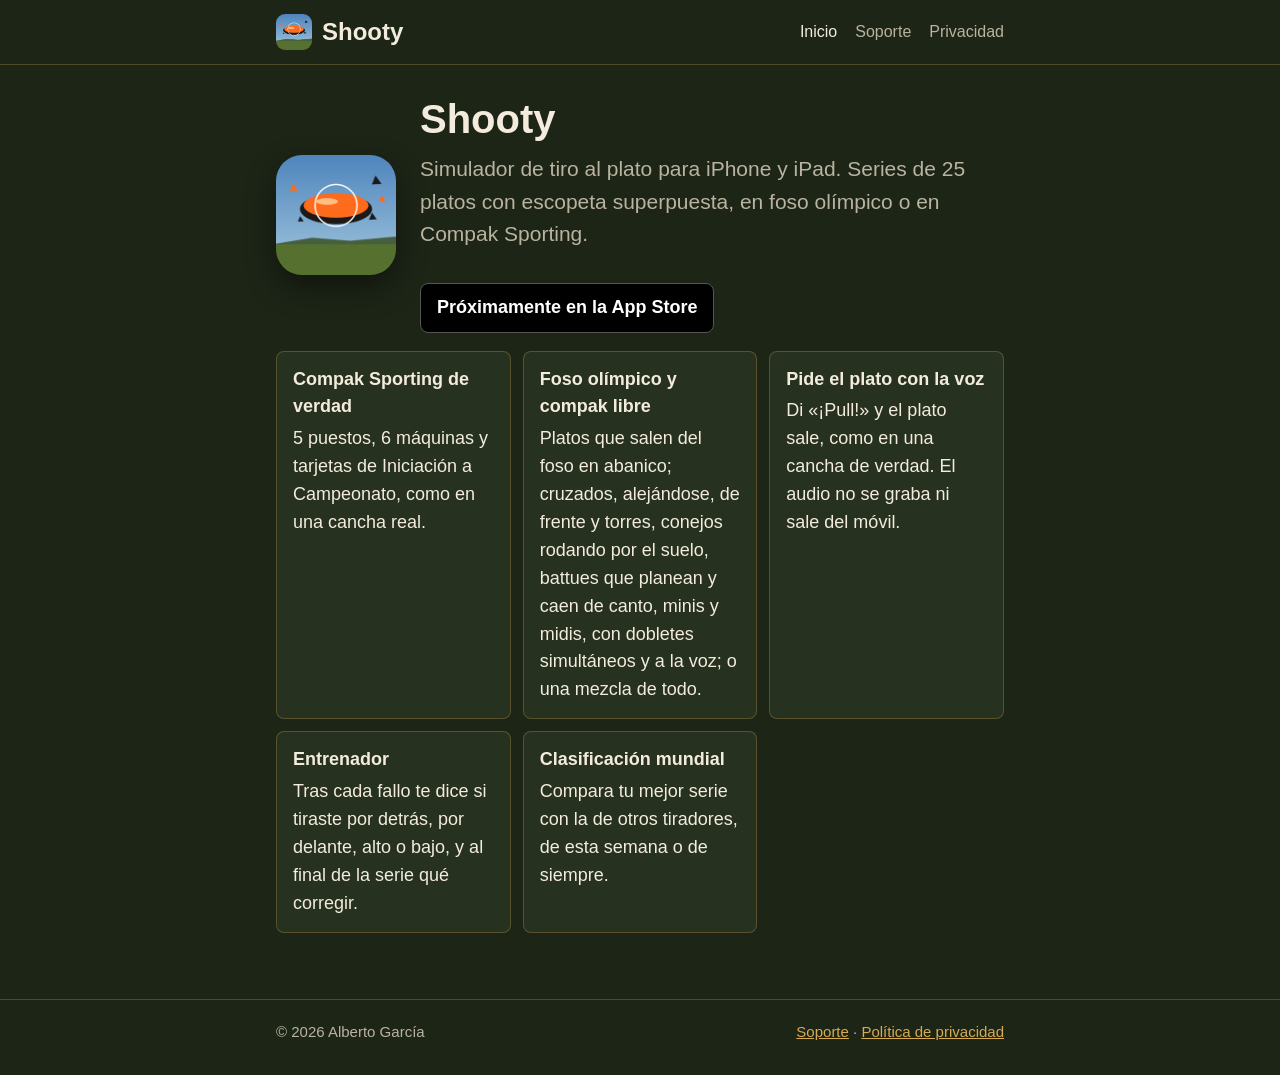
<file: index.html>
<!DOCTYPE html>
<html lang="es">
<head>
<meta charset="utf-8">
<meta name="viewport" content="width=device-width, initial-scale=1">
<title>Shooty · Simulador de tiro al plato</title>
<meta name="description" content="Shooty es un simulador de tiro al plato para iPhone y iPad: foso olímpico y caza, salida del plato con la voz, entrenador que corrige tus fallos y clasificación mundial.">
<link rel="icon" href="favicon.png">
<link rel="apple-touch-icon" href="icono.png">
<link rel="stylesheet" href="estilo.css">
</head>
<body>
<header><div class="wrap">
  <a class="brand" href="./"><img src="icono.png" alt="">Shooty</a>
  <nav><a href="./" aria-current="page">Inicio</a><a href="soporte.html">Soporte</a><a href="privacidad.html">Privacidad</a></nav>
</div></header>
<main><div class="wrap">
  <div class="hero">
    <img src="icono.png" alt="Icono de Shooty">
    <div>
      <h1>Shooty</h1>
      <p class="lead">Simulador de tiro al plato para iPhone y iPad. Series de 25 platos con escopeta superpuesta, en foso olímpico o en Compak Sporting.</p>
      <span class="badge">Próximamente en la App Store</span>
    </div>
  </div>
  <ul class="features">
    <li><b>Compak Sporting de verdad</b>5 puestos, 6 máquinas y tarjetas de Iniciación a Campeonato, como en una cancha real.</li>
    <li><b>Foso olímpico y compak libre</b>Platos que salen del foso en abanico; cruzados, alejándose, de frente y torres, conejos rodando por el suelo, battues que planean y caen de canto, minis y midis, con dobletes simultáneos y a la voz; o una mezcla de todo.</li>
    <li><b>Pide el plato con la voz</b>Di «¡Pull!» y el plato sale, como en una cancha de verdad. El audio no se graba ni sale del móvil.</li>
    <li><b>Entrenador</b>Tras cada fallo te dice si tiraste por detrás, por delante, alto o bajo, y al final de la serie qué corregir.</li>
    <li><b>Clasificación mundial</b>Compara tu mejor serie con la de otros tiradores, de esta semana o de siempre.</li>
  </ul>
</div></main>
<footer><div class="wrap"><span>© 2026 Alberto García</span><span><a href="soporte.html">Soporte</a> · <a href="privacidad.html">Política de privacidad</a></span></div></footer>
</body>
</html>
</file>
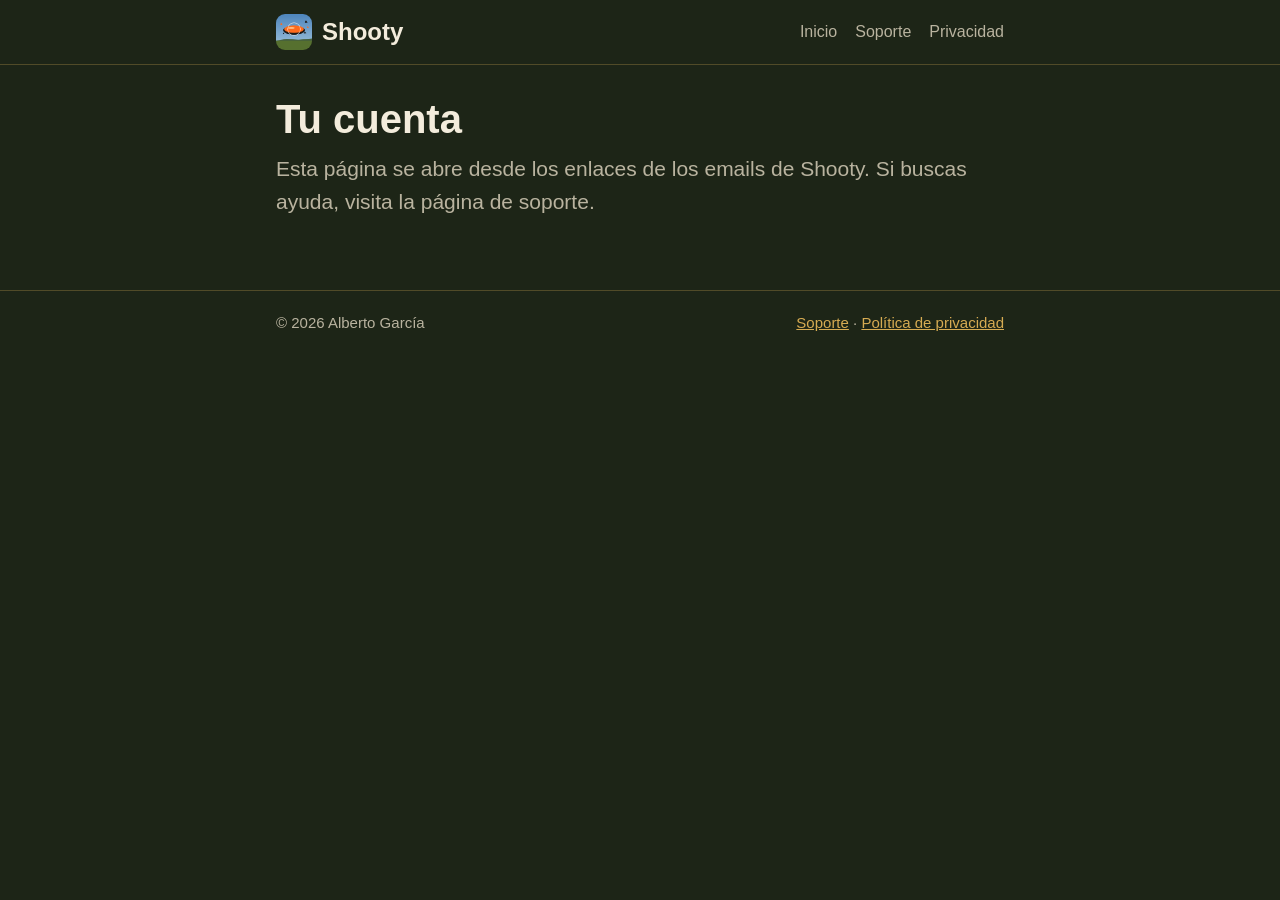
<file: cuenta.html>
<!DOCTYPE html>
<html lang="es">
<head>
<meta charset="utf-8">
<meta name="viewport" content="width=device-width, initial-scale=1">
<title>Tu cuenta · Shooty</title>
<meta name="robots" content="noindex">
<link rel="icon" href="favicon.png">
<link rel="stylesheet" href="estilo.css">
</head>
<body>
<header><div class="wrap">
  <a class="brand" href="./"><img src="icono.png" alt="">Shooty</a>
  <nav><a href="./">Inicio</a><a href="soporte.html">Soporte</a><a href="privacidad.html">Privacidad</a></nav>
</div></header>
<main><div class="wrap">
  <h1 id="titulo">Tu cuenta</h1>
  <p class="lead" id="texto">Comprobando el enlace…</p>
  <form id="form" class="hidden" novalidate>
    <input id="pass" type="password" autocomplete="new-password" placeholder="Nueva contraseña (mínimo 8 caracteres)" aria-label="Nueva contraseña">
    <input id="pass2" type="password" autocomplete="new-password" placeholder="Repite la contraseña" aria-label="Repite la contraseña">
    <button id="guardar" type="submit">Guardar contraseña</button>
    <p class="msg" id="msg" role="status" aria-live="polite"></p>
  </form>
</div></main>
<footer><div class="wrap"><span>© 2026 Alberto García</span><span><a href="soporte.html">Soporte</a> · <a href="privacidad.html">Política de privacidad</a></span></div></footer>
<script src="supabase.js"></script>
<script>
// Destino de los enlaces de los emails de Shooty (confirmar la cuenta y cambiar la contraseña).
// La URL y la clave publicable son las mismas que lleva la app; no son secretas.
(async () => {
  const SUPABASE_URL = 'https://deybfgxpwqcbkyriousm.supabase.co';
  const SUPABASE_KEY = 'sb_publishable_oNNtuzoFetgdW9SlKN7EQQ_1CXku5ee';
  const $ = id => document.getElementById(id);
  const show = (titulo, texto) => { $('titulo').textContent = titulo; $('texto').textContent = texto; };

  // Errores que Supabase devuelve en la URL (enlace caducado, ya usado…)
  const params = new URLSearchParams(location.hash.slice(1) + '&' + location.search.slice(1));
  if (params.get('error') || params.get('error_code')) {
    const caducado = /expired|invalid/i.test(params.get('error_code') + ' ' + params.get('error_description'));
    show('Enlace no válido', caducado
      ? 'Este enlace ha caducado o ya se usó. Pide uno nuevo desde la app.'
      : 'No se pudo completar: ' + (params.get('error_description') || params.get('error')) + '. Pide un enlace nuevo desde la app.');
    history.replaceState(null, '', location.pathname);
    return;
  }

  const sb = supabase.createClient(SUPABASE_URL, SUPABASE_KEY, {
    auth: { flowType: 'implicit', detectSessionInUrl: true, persistSession: false, autoRefreshToken: false }
  });
  let recovery = params.get('type') === 'recovery';
  sb.auth.onAuthStateChange(ev => { if (ev === 'PASSWORD_RECOVERY') recovery = true; });
  const { data } = await sb.auth.getSession();
  history.replaceState(null, '', location.pathname); // quita los datos del enlace de la barra de direcciones

  if (!data.session) {
    show('Tu cuenta', 'Esta página se abre desde los enlaces de los emails de Shooty. Si buscas ayuda, visita la página de soporte.');
    return;
  }
  if (!recovery) {
    show('¡Email confirmado!', 'Tu cuenta de Shooty ya está activa. Vuelve a la app e inicia sesión con tu email y tu contraseña.');
    await sb.auth.signOut({ scope: 'local' });
    return;
  }

  show('Nueva contraseña', 'Elige la contraseña nueva para tu cuenta de Shooty.');
  $('form').classList.remove('hidden');
  $('pass').focus();
  $('form').addEventListener('submit', async e => {
    e.preventDefault();
    const p = $('pass').value, msg = $('msg');
    msg.classList.add('err');
    if (p.length < 8) { msg.textContent = 'La contraseña debe tener al menos 8 caracteres.'; return; }
    if (p !== $('pass2').value) { msg.textContent = 'Las dos contraseñas no coinciden.'; return; }
    $('guardar').disabled = true; msg.textContent = '';
    const { error } = await sb.auth.updateUser({ password: p });
    $('guardar').disabled = false;
    if (error) {
      msg.textContent = /weak|pwned|compromised/i.test(error.message)
        ? 'Esa contraseña es demasiado fácil o ha aparecido en filtraciones. Elige otra.'
        : /same|different/i.test(error.message) ? 'La contraseña nueva tiene que ser distinta de la anterior.'
        : 'No se pudo guardar: ' + error.message;
      return;
    }
    $('form').classList.add('hidden');
    show('Contraseña cambiada', 'Listo. Vuelve a Shooty e inicia sesión con tu contraseña nueva.');
    await sb.auth.signOut({ scope: 'local' });
  });
})();
</script>
</body>
</html>
</file>
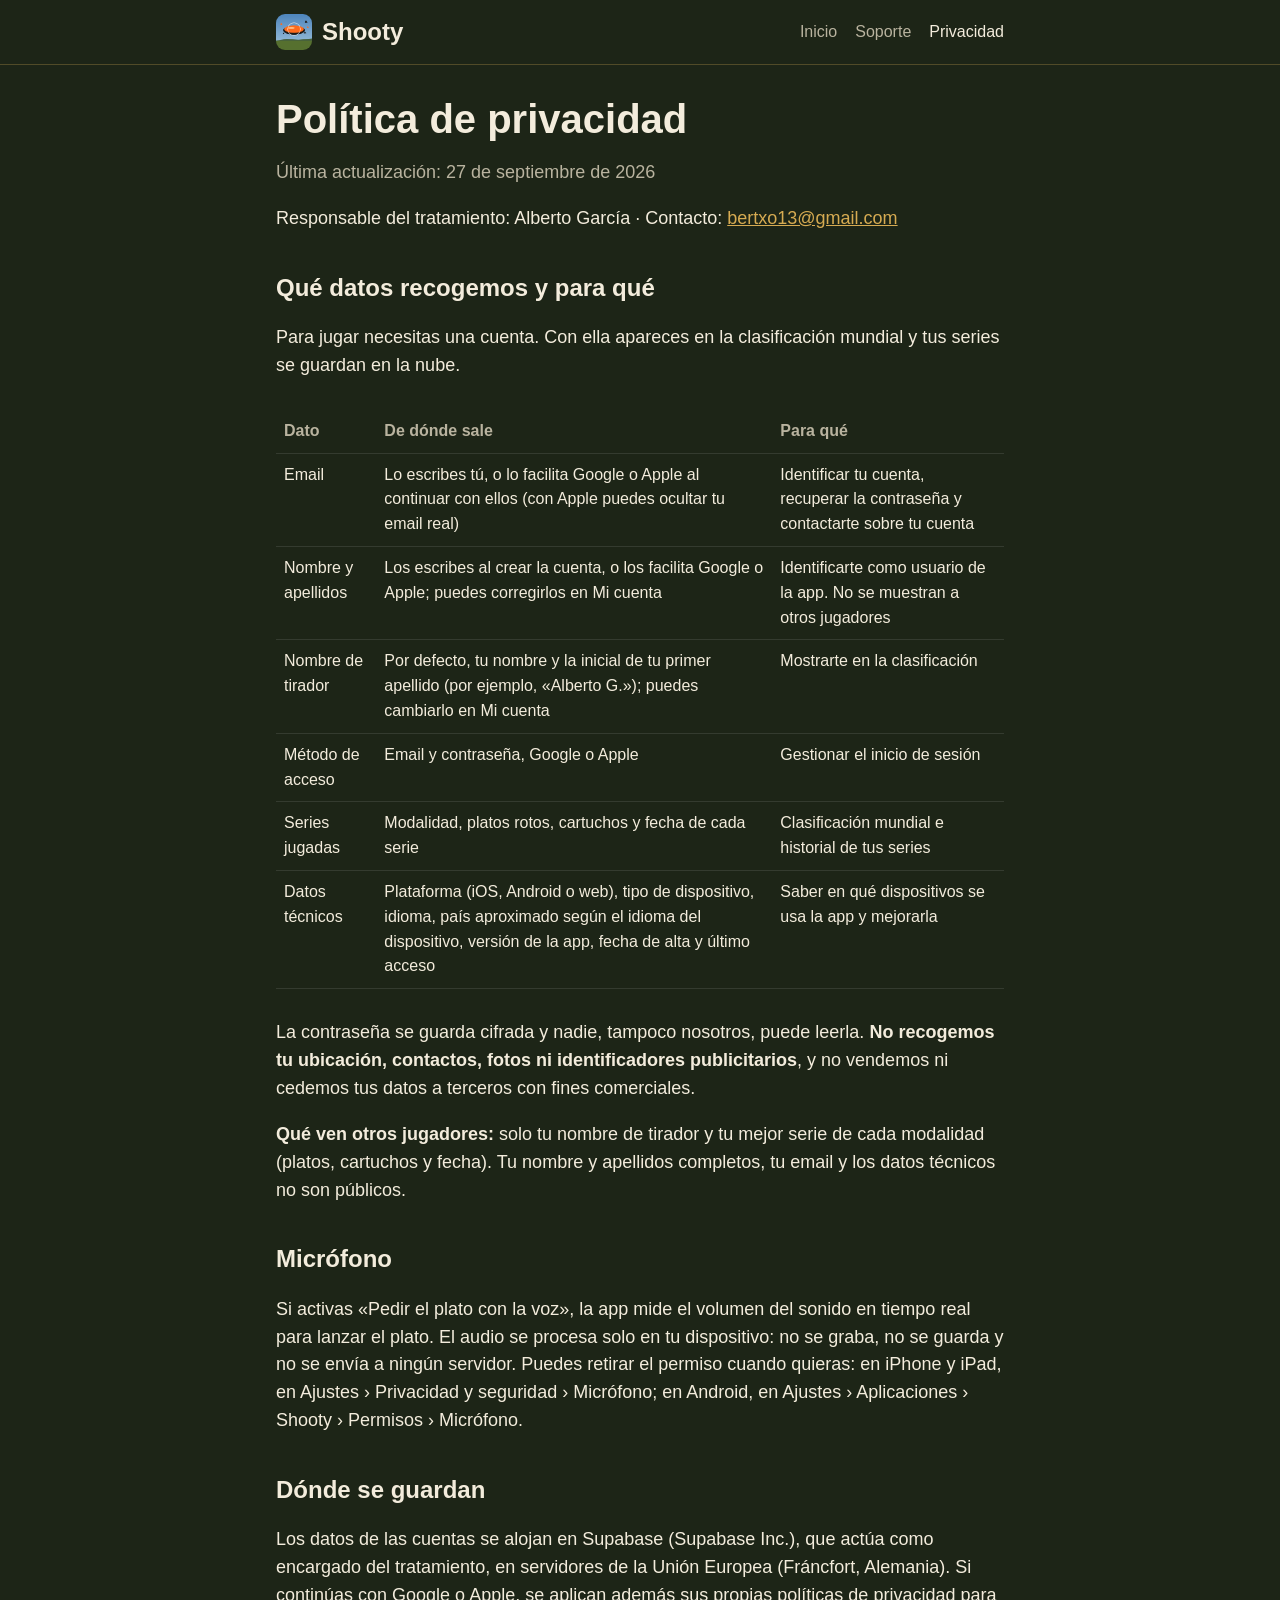
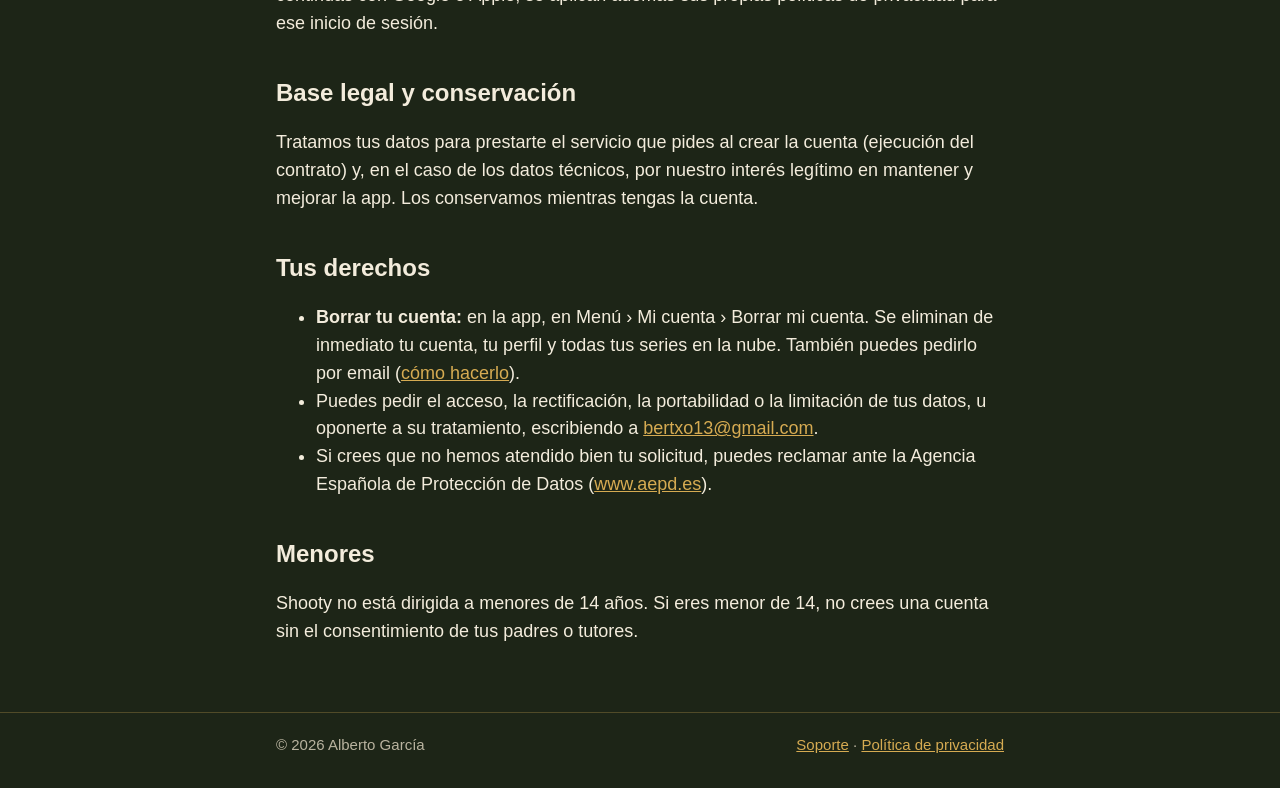
<file: privacidad.html>
<!DOCTYPE html>
<html lang="es">
<head>
<meta charset="utf-8">
<meta name="viewport" content="width=device-width, initial-scale=1">
<title>Política de privacidad · Shooty</title>
<meta name="description" content="Qué datos recoge Shooty, para qué los usa y cómo puedes borrarlos.">
<link rel="icon" href="favicon.png">
<link rel="stylesheet" href="estilo.css">
</head>
<body>
<header><div class="wrap">
  <a class="brand" href="./"><img src="icono.png" alt="">Shooty</a>
  <nav><a href="./">Inicio</a><a href="soporte.html">Soporte</a><a href="privacidad.html" aria-current="page">Privacidad</a></nav>
</div></header>
<main><div class="wrap">
  <h1>Política de privacidad</h1>
  <p class="muted">Última actualización: 27 de septiembre de 2026</p>
  <p>Responsable del tratamiento: Alberto García · Contacto: <a href="mailto:bertxo13@gmail.com">bertxo13@gmail.com</a></p>

  <h2>Qué datos recogemos y para qué</h2>
  <p>Para jugar necesitas una cuenta. Con ella apareces en la clasificación mundial y tus series se guardan en la nube.</p>
  <div class="table-scroll"><table>
    <thead><tr><th>Dato</th><th>De dónde sale</th><th>Para qué</th></tr></thead>
    <tbody>
      <tr><td>Email</td><td>Lo escribes tú, o lo facilita Google o Apple al continuar con ellos (con Apple puedes ocultar tu email real)</td><td>Identificar tu cuenta, recuperar la contraseña y contactarte sobre tu cuenta</td></tr>
      <tr><td>Nombre y apellidos</td><td>Los escribes al crear la cuenta, o los facilita Google o Apple; puedes corregirlos en Mi cuenta</td><td>Identificarte como usuario de la app. No se muestran a otros jugadores</td></tr>
      <tr><td>Nombre de tirador</td><td>Por defecto, tu nombre y la inicial de tu primer apellido (por ejemplo, «Alberto G.»); puedes cambiarlo en Mi cuenta</td><td>Mostrarte en la clasificación</td></tr>
      <tr><td>Método de acceso</td><td>Email y contraseña, Google o Apple</td><td>Gestionar el inicio de sesión</td></tr>
      <tr><td>Series jugadas</td><td>Modalidad, platos rotos, cartuchos y fecha de cada serie</td><td>Clasificación mundial e historial de tus series</td></tr>
      <tr><td>Datos técnicos</td><td>Plataforma (iOS, Android o web), tipo de dispositivo, idioma, país aproximado según el idioma del dispositivo, versión de la app, fecha de alta y último acceso</td><td>Saber en qué dispositivos se usa la app y mejorarla</td></tr>
    </tbody>
  </table></div>
  <p>La contraseña se guarda cifrada y nadie, tampoco nosotros, puede leerla. <b>No recogemos tu ubicación, contactos, fotos ni identificadores publicitarios</b>, y no vendemos ni cedemos tus datos a terceros con fines comerciales.</p>
  <p><b>Qué ven otros jugadores:</b> solo tu nombre de tirador y tu mejor serie de cada modalidad (platos, cartuchos y fecha). Tu nombre y apellidos completos, tu email y los datos técnicos no son públicos.</p>

  <h2>Micrófono</h2>
  <p>Si activas «Pedir el plato con la voz», la app mide el volumen del sonido en tiempo real para lanzar el plato. El audio se procesa solo en tu dispositivo: no se graba, no se guarda y no se envía a ningún servidor. Puedes retirar el permiso cuando quieras: en iPhone y iPad, en Ajustes › Privacidad y seguridad › Micrófono; en Android, en Ajustes › Aplicaciones › Shooty › Permisos › Micrófono.</p>

  <h2>Dónde se guardan</h2>
  <p>Los datos de las cuentas se alojan en Supabase (Supabase Inc.), que actúa como encargado del tratamiento, en servidores de la Unión Europea (Fráncfort, Alemania). Si continúas con Google o Apple, se aplican además sus propias políticas de privacidad para ese inicio de sesión.</p>

  <h2>Base legal y conservación</h2>
  <p>Tratamos tus datos para prestarte el servicio que pides al crear la cuenta (ejecución del contrato) y, en el caso de los datos técnicos, por nuestro interés legítimo en mantener y mejorar la app. Los conservamos mientras tengas la cuenta.</p>

  <h2>Tus derechos</h2>
  <ul>
    <li><b>Borrar tu cuenta:</b> en la app, en Menú › Mi cuenta › Borrar mi cuenta. Se eliminan de inmediato tu cuenta, tu perfil y todas tus series en la nube. También puedes pedirlo por email (<a href="soporte.html#borrar-cuenta">cómo hacerlo</a>).</li>
    <li>Puedes pedir el acceso, la rectificación, la portabilidad o la limitación de tus datos, u oponerte a su tratamiento, escribiendo a <a href="mailto:bertxo13@gmail.com">bertxo13@gmail.com</a>.</li>
    <li>Si crees que no hemos atendido bien tu solicitud, puedes reclamar ante la Agencia Española de Protección de Datos (<a href="https://www.aepd.es">www.aepd.es</a>).</li>
  </ul>

  <h2>Menores</h2>
  <p>Shooty no está dirigida a menores de 14 años. Si eres menor de 14, no crees una cuenta sin el consentimiento de tus padres o tutores.</p>
</div></main>
<footer><div class="wrap"><span>© 2026 Alberto García</span><span><a href="soporte.html">Soporte</a> · <a href="privacidad.html">Política de privacidad</a></span></div></footer>
</body>
</html>
</file>
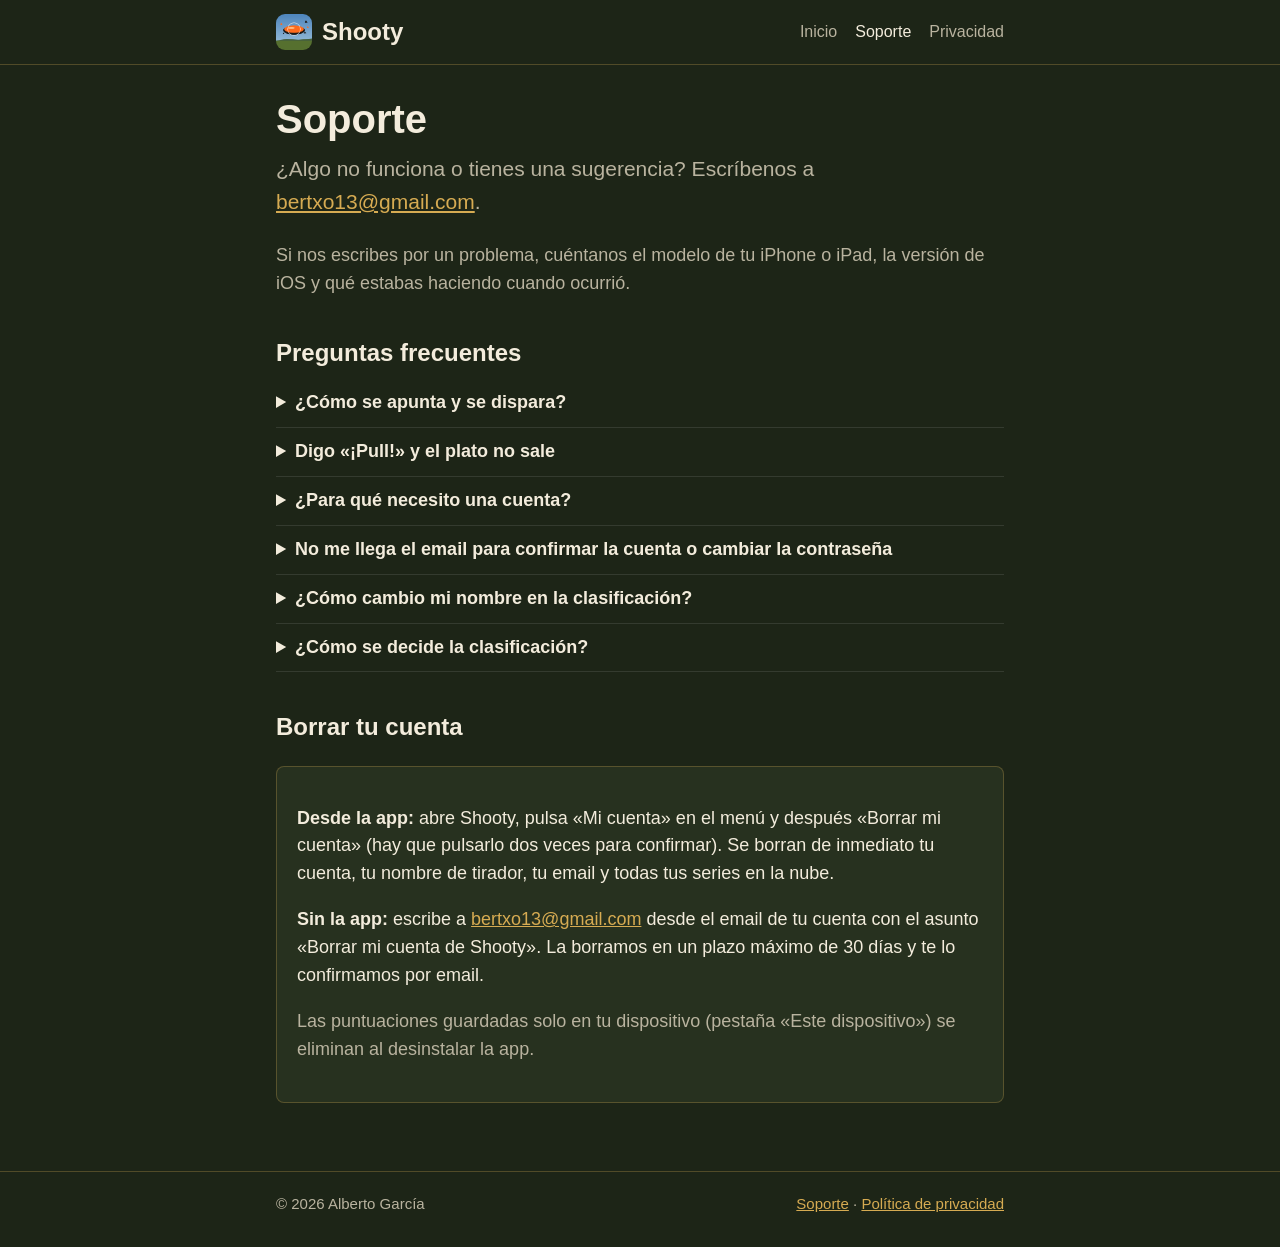
<file: soporte.html>
<!DOCTYPE html>
<html lang="es">
<head>
<meta charset="utf-8">
<meta name="viewport" content="width=device-width, initial-scale=1">
<title>Soporte · Shooty</title>
<meta name="description" content="Ayuda de Shooty: preguntas frecuentes, contacto y cómo borrar tu cuenta.">
<link rel="icon" href="favicon.png">
<link rel="stylesheet" href="estilo.css">
</head>
<body>
<header><div class="wrap">
  <a class="brand" href="./"><img src="icono.png" alt="">Shooty</a>
  <nav><a href="./">Inicio</a><a href="soporte.html" aria-current="page">Soporte</a><a href="privacidad.html">Privacidad</a></nav>
</div></header>
<main><div class="wrap">
  <h1>Soporte</h1>
  <p class="lead">¿Algo no funciona o tienes una sugerencia? Escríbenos a <a href="mailto:bertxo13@gmail.com?subject=Shooty">bertxo13@gmail.com</a>.</p>
  <p class="muted">Si nos escribes por un problema, cuéntanos el modelo de tu iPhone o iPad, la versión de iOS y qué estabas haciendo cuando ocurrió.</p>

  <h2>Preguntas frecuentes</h2>
  <details>
    <summary>¿Cómo se apunta y se dispara?</summary>
    <p>Arrastra el dedo por la pantalla para mover la mira (va un poco por encima del dedo, para que no lo tapes) y suéltalo para disparar. Tienes dos cartuchos por lanzamiento. Adelanta el tiro: el plomo tarda en llegar al plato.</p>
  </details>
  <details>
    <summary>Digo «¡Pull!» y el plato no sale</summary>
    <p>Comprueba que activaste «Pedir el plato con la voz» en el menú y que diste permiso al micrófono (Ajustes › Privacidad y seguridad › Micrófono › Shooty). Durante la serie verás una barra de nivel abajo a la izquierda: el plato sale cuando pasa la raya blanca. Si no llega, sube la sensibilidad en el menú o habla más cerca del móvil. También puedes usar la salida automática o tocar la pantalla.</p>
  </details>
  <details>
    <summary>¿Para qué necesito una cuenta?</summary>
    <p>Para aparecer en la clasificación mundial y guardar tus series en la nube. Puedes registrarte con tu email y una contraseña.</p>
  </details>
  <details>
    <summary>No me llega el email para confirmar la cuenta o cambiar la contraseña</summary>
    <p>Revisa la carpeta de correo no deseado. Si pasados unos minutos no ha llegado, vuelve a pedirlo desde la app. Si sigue sin llegar, escríbenos.</p>
  </details>
  <details>
    <summary>¿Cómo cambio mi nombre en la clasificación?</summary>
    <p>Por defecto aparece tu nombre y la inicial de tu primer apellido. Para cambiarlo, pulsa «Mi cuenta» en el menú y edita «En la clasificación». Se actualiza al momento.</p>
  </details>
  <details>
    <summary>¿Cómo se decide la clasificación?</summary>
    <p>Cuenta la mejor serie de cada tirador en cada modalidad. Con los mismos platos rotos, va delante quien gastó menos cartuchos, y si también empatan, quien lo consiguió antes.</p>
  </details>

  <h2 id="borrar-cuenta">Borrar tu cuenta</h2>
  <div class="card">
    <p><b>Desde la app:</b> abre Shooty, pulsa «Mi cuenta» en el menú y después «Borrar mi cuenta» (hay que pulsarlo dos veces para confirmar). Se borran de inmediato tu cuenta, tu nombre de tirador, tu email y todas tus series en la nube.</p>
    <p><b>Sin la app:</b> escribe a <a href="mailto:bertxo13@gmail.com?subject=Borrar%20mi%20cuenta%20de%20Shooty">bertxo13@gmail.com</a> desde el email de tu cuenta con el asunto «Borrar mi cuenta de Shooty». La borramos en un plazo máximo de 30 días y te lo confirmamos por email.</p>
    <p class="muted">Las puntuaciones guardadas solo en tu dispositivo (pestaña «Este dispositivo») se eliminan al desinstalar la app.</p>
  </div>
</div></main>
<footer><div class="wrap"><span>© 2026 Alberto García</span><span><a href="soporte.html">Soporte</a> · <a href="privacidad.html">Política de privacidad</a></span></div></footer>
</body>
</html>
</file>
<file: estilo.css>
:root{
  --bg:#1d2517;--panel:#27311f;--line:rgba(214,171,82,.28);
  --paper:#f3ecdc;--muted:#b9b39f;--brass:#d6ab52;--clay:#ff6b1c;--err:#ff9b8a;
  color-scheme:dark;
}
*,*::before,*::after{box-sizing:border-box}
html{-webkit-text-size-adjust:100%}
body{margin:0;background:var(--bg);color:var(--paper);
  font:18px/1.55 "Avenir Next","Segoe UI",Roboto,Helvetica,Arial,sans-serif}
a{color:var(--brass)}
a:focus-visible,button:focus-visible,input:focus-visible{outline:3px solid var(--brass);outline-offset:2px}
.wrap{max-width:760px;margin:0 auto;padding:0 16px}
header{border-bottom:1px solid var(--line)}
header .wrap{display:flex;align-items:center;justify-content:space-between;gap:12px;min-height:64px;flex-wrap:wrap}
.brand{display:flex;align-items:center;gap:10px;color:var(--paper);text-decoration:none;font-weight:800;font-size:24px}
.brand img{width:36px;height:36px;border-radius:9px}
nav{display:flex;gap:18px;flex-wrap:wrap}
nav a{color:var(--muted);text-decoration:none;font-size:16px}
nav a:hover,nav a[aria-current="page"]{color:var(--paper)}
main{padding:32px 0 48px}
h1{font-size:40px;line-height:1.1;margin:0 0 12px}
h2{font-size:24px;margin:36px 0 8px}
h3{font-size:19px;margin:24px 0 4px}
p,li{color:var(--paper)}
.lead{font-size:21px;color:var(--muted);margin:0 0 24px}
.muted{color:var(--muted)}
table{width:100%;border-collapse:collapse;font-size:16px;margin:12px 0}
th,td{text-align:left;vertical-align:top;padding:9px 8px;border-bottom:1px solid rgba(255,255,255,.1)}
th{color:var(--muted);font-weight:600}
.table-scroll{overflow-x:auto}
.card{background:var(--panel);border:1px solid var(--line);border-radius:8px;padding:20px;margin:20px 0}
.hero{display:grid;grid-template-columns:auto 1fr;gap:24px;align-items:center;margin-bottom:12px}
.hero img{width:120px;height:120px;border-radius:26px;box-shadow:0 12px 30px rgba(0,0,0,.45)}
.features{display:grid;grid-template-columns:repeat(auto-fit,minmax(200px,1fr));gap:12px;padding:0;list-style:none}
.features li{background:var(--panel);border:1px solid var(--line);border-radius:8px;padding:14px 16px}
.features b{display:block;margin-bottom:4px}
.badge{display:inline-block;margin-top:8px;padding:10px 16px;border-radius:8px;background:#000;color:#fff;border:1px solid #555;font-weight:600;text-decoration:none}
details{border-bottom:1px solid rgba(255,255,255,.1);padding:10px 0}
summary{cursor:pointer;font-weight:600}
details p{margin:8px 0 4px}
form{display:grid;gap:10px;max-width:380px}
input{width:100%;padding:12px;border-radius:6px;border:1px solid rgba(255,255,255,.25);background:rgba(255,255,255,.06);color:var(--paper);font:inherit}
button{padding:12px;border:0;border-radius:6px;background:var(--brass);color:#231c0c;font:inherit;font-weight:700;cursor:pointer}
button:disabled{opacity:.5;cursor:default}
.msg{min-height:1.4em;color:var(--brass)}
.msg.err{color:var(--err)}
.hidden{display:none!important}
footer{border-top:1px solid var(--line);padding:20px 0 32px;color:var(--muted);font-size:15px}
footer .wrap{display:flex;gap:16px;flex-wrap:wrap;justify-content:space-between}
@media (max-width:560px){
  h1{font-size:32px}
  .hero{grid-template-columns:1fr}
  .hero img{width:96px;height:96px;border-radius:22px}
}
</file>
